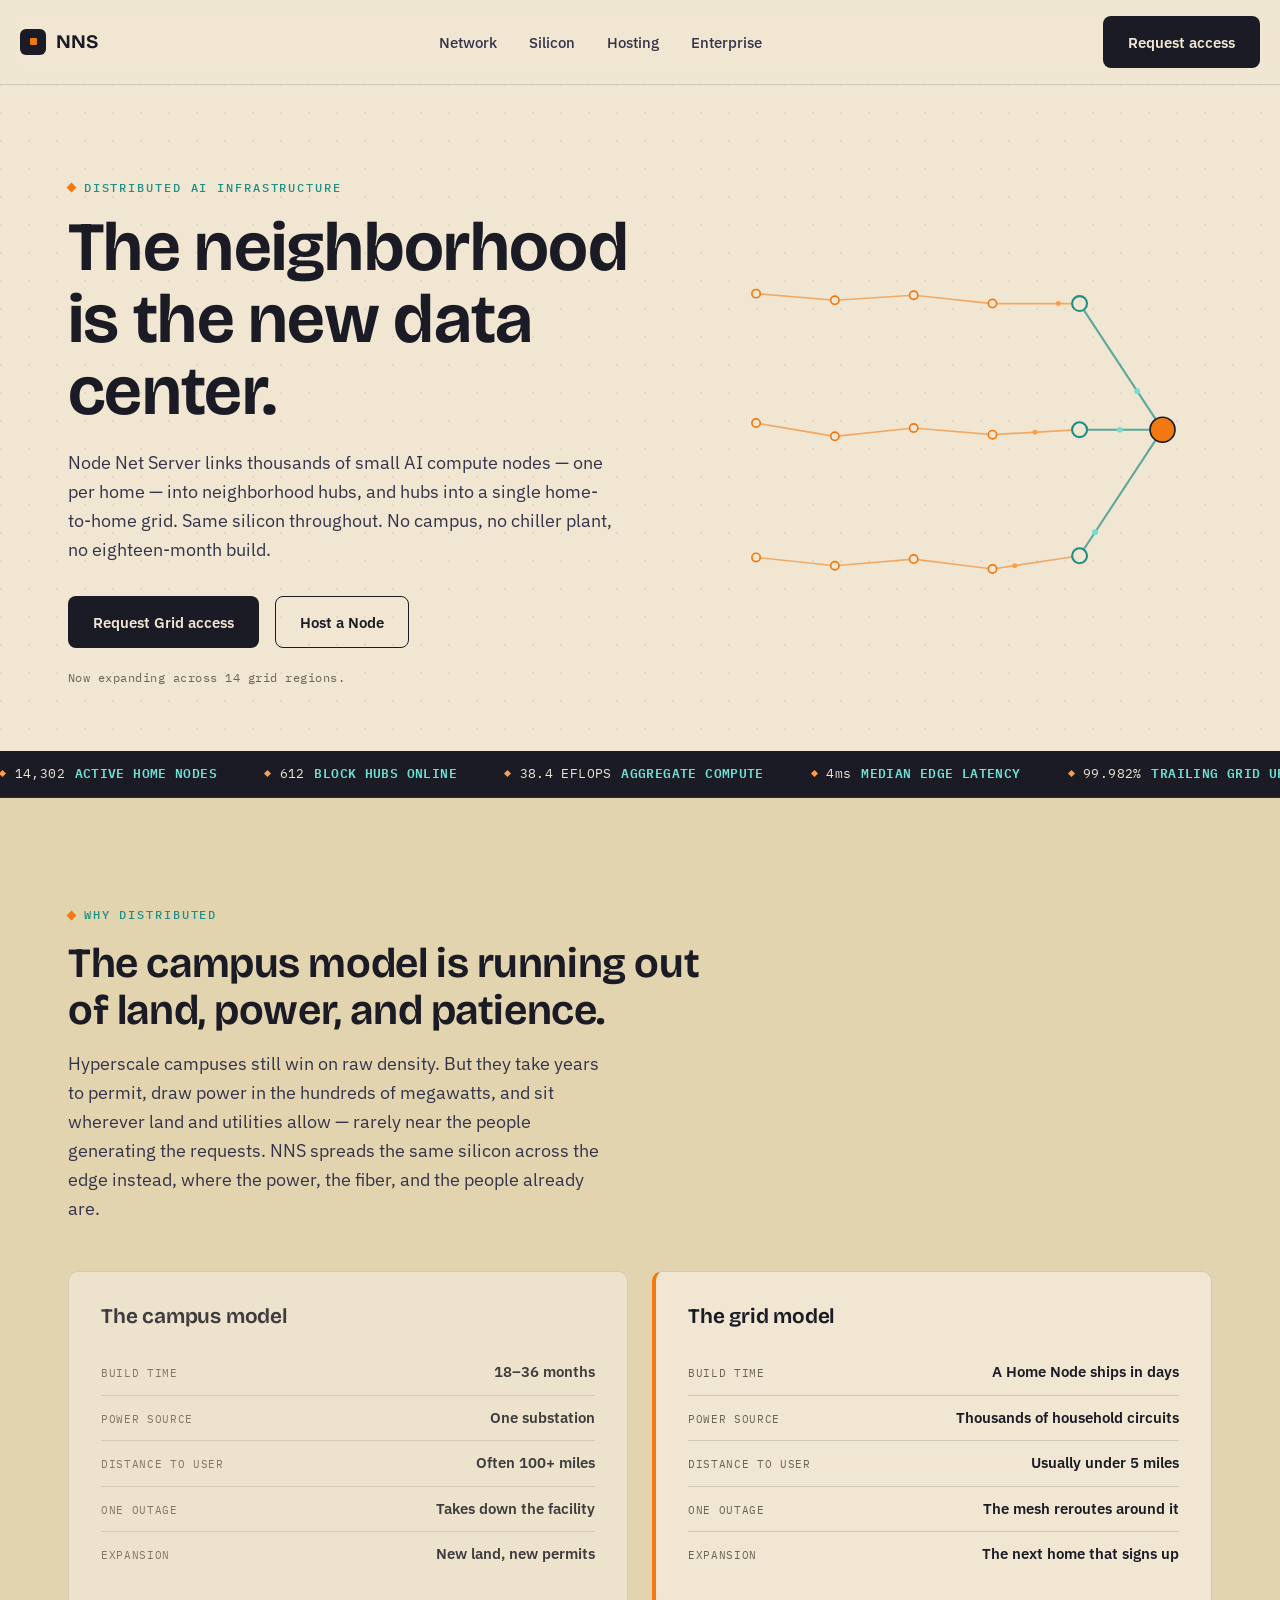
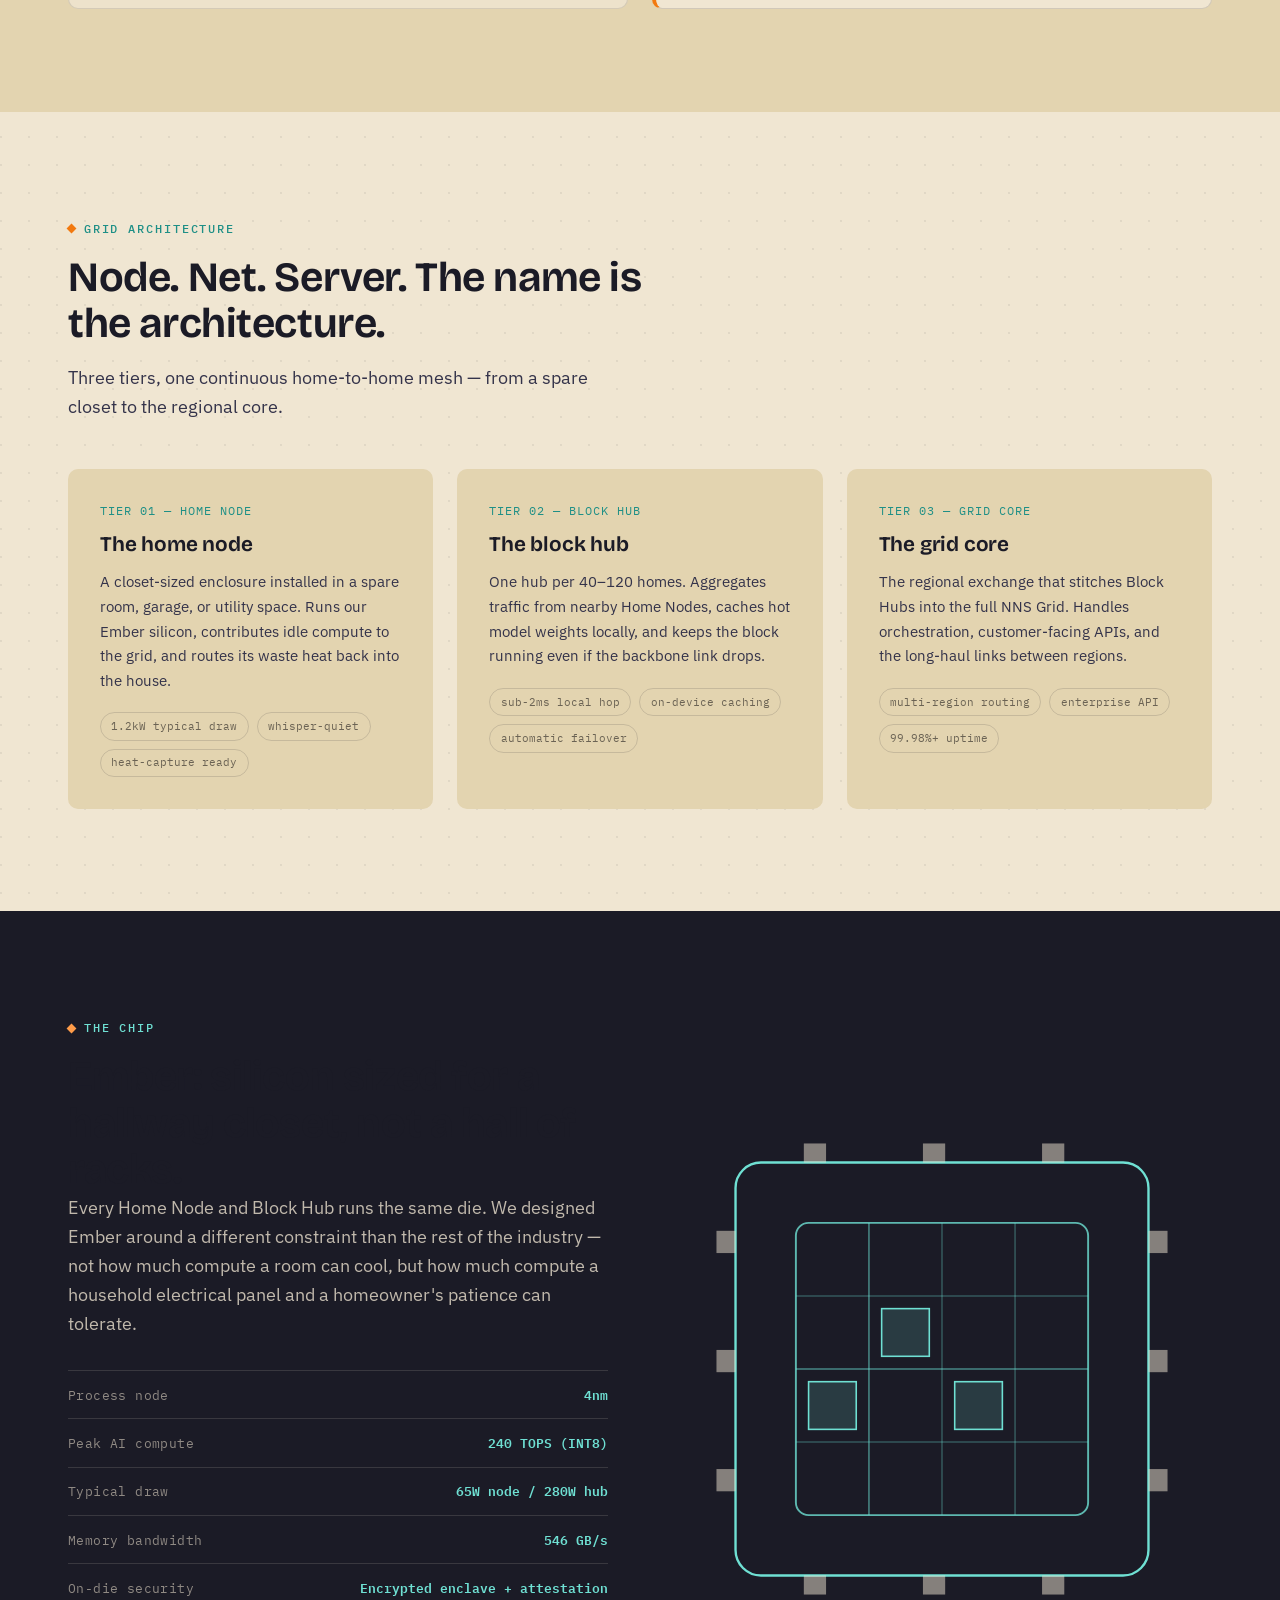
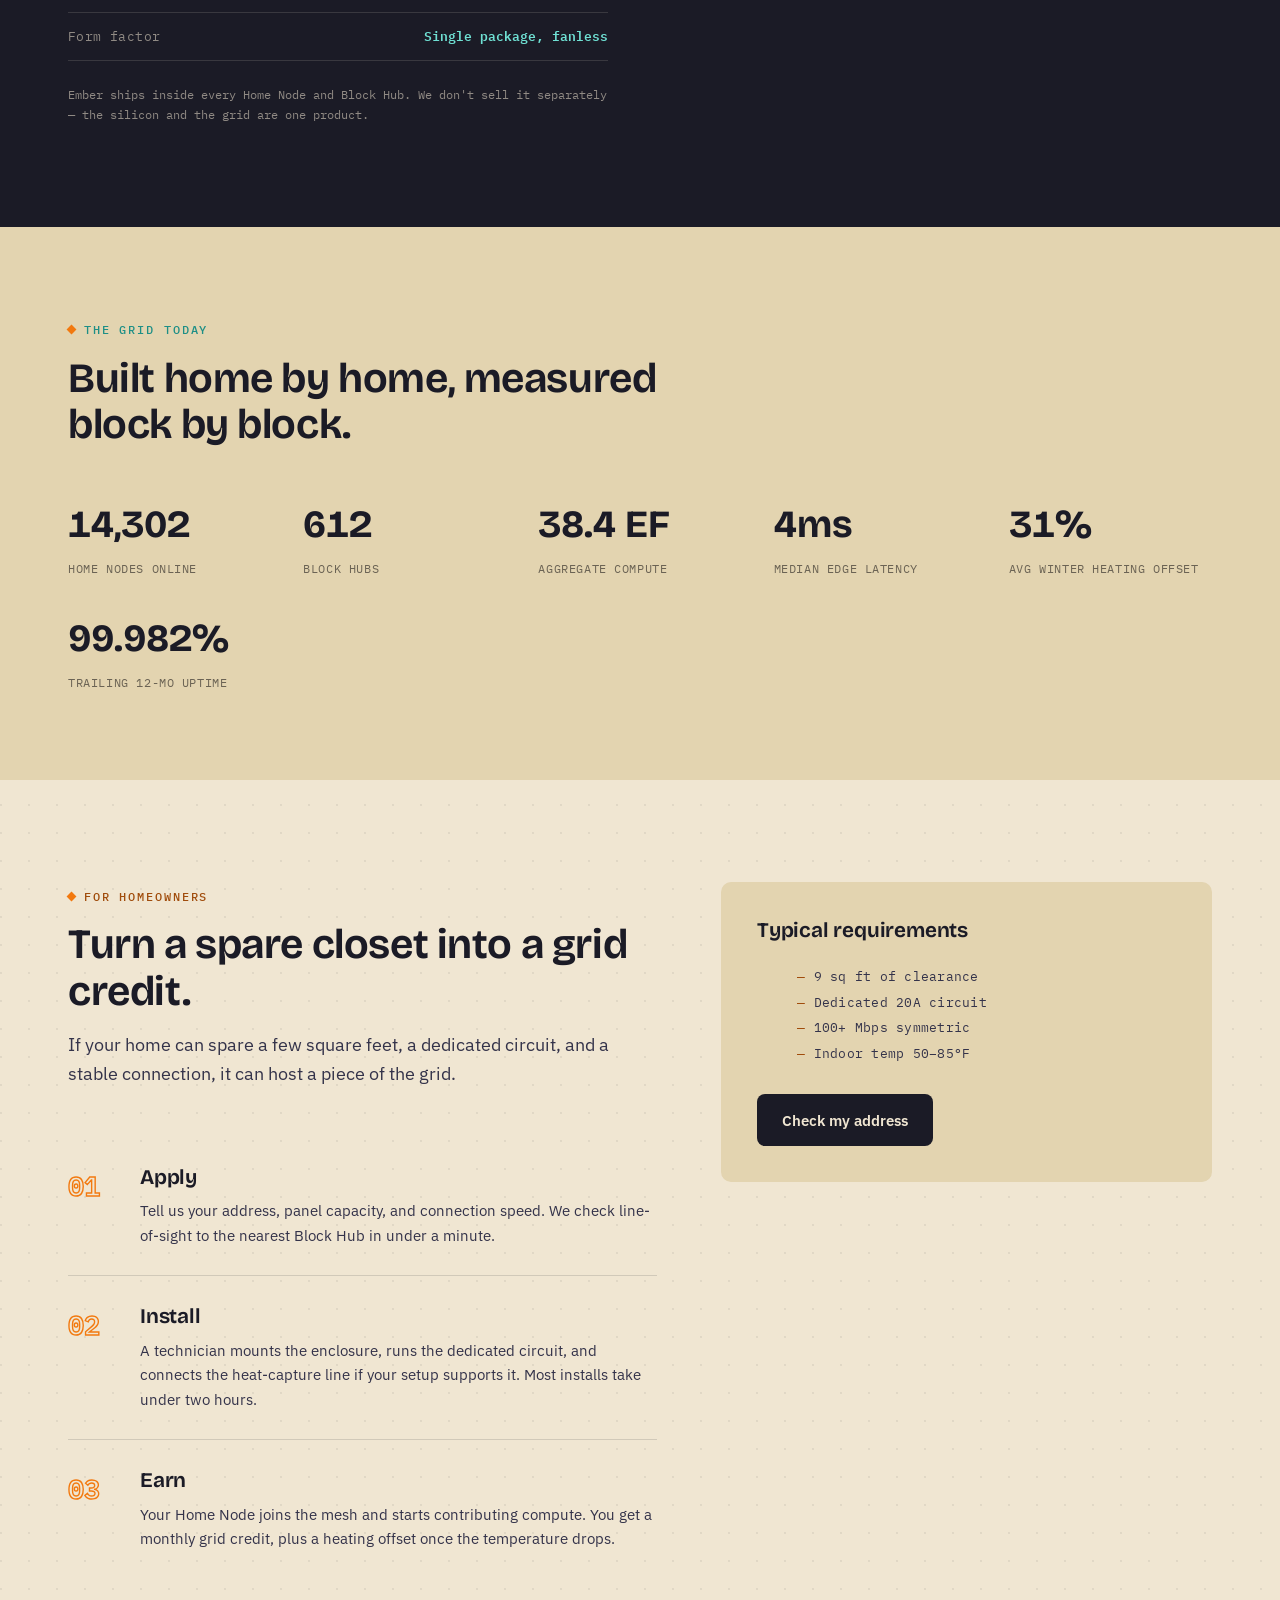
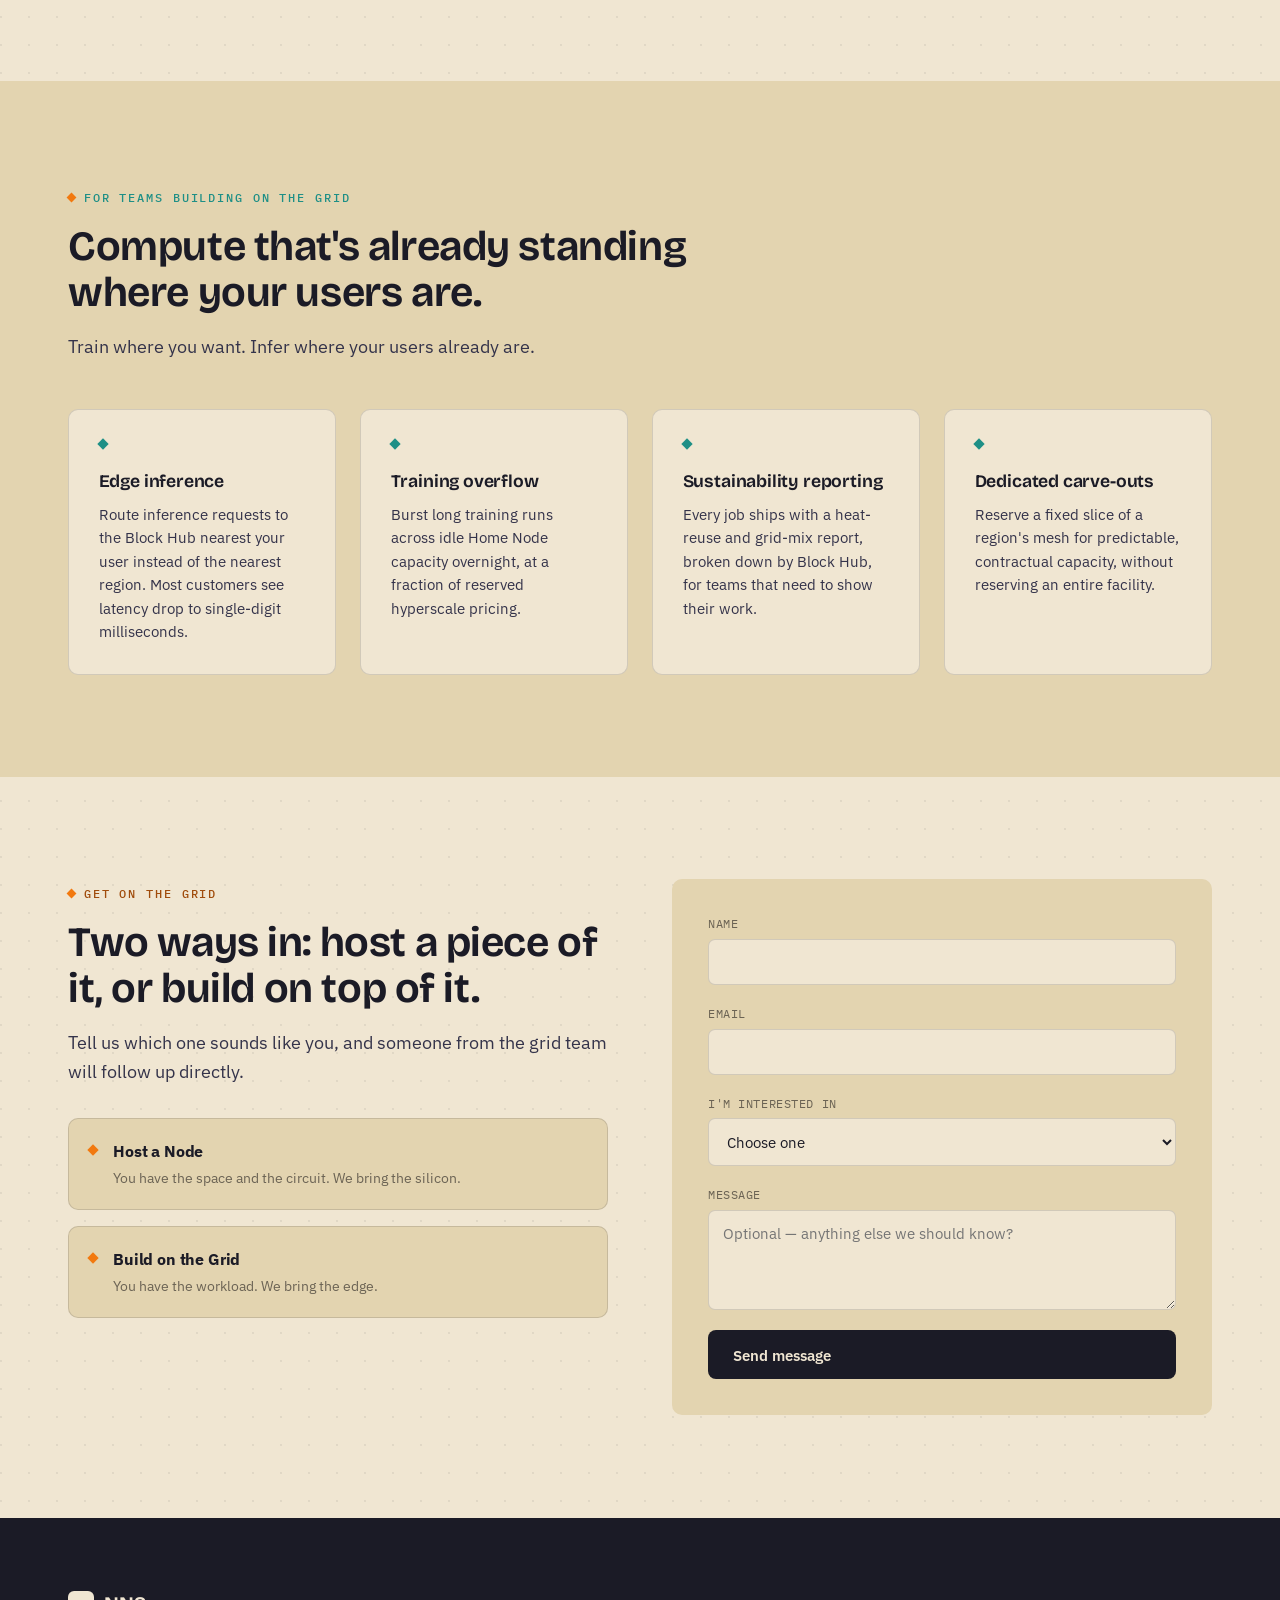
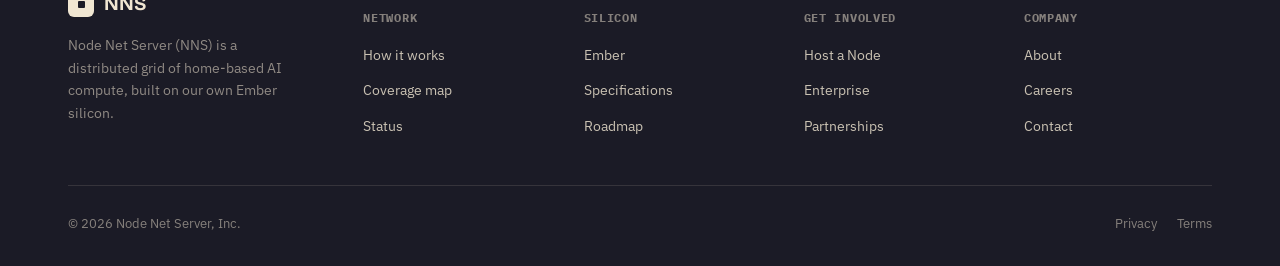
<file: node-net-server.html>
<!DOCTYPE html>
<html lang="en">
<head>
<meta charset="UTF-8">
<meta name="viewport" content="width=device-width, initial-scale=1.0">
<title>Node Net Server (NNS) — Distributed AI Infrastructure, Home to Home</title>
<meta name="description" content="NNS networks home-based AI compute nodes into neighborhood Block Hubs and a single distributed Grid — powered by our own Ember silicon.">
<meta name="theme-color" content="#F0E6D2">
<link rel="icon" href="data:image/svg+xml,%3Csvg xmlns='http://www.w3.org/2000/svg' viewBox='0 0 32 32'%3E%3Crect width='32' height='32' rx='7' fill='%231B1B26'/%3E%3Ccircle cx='16' cy='16' r='6' fill='%23F2790F'/%3E%3C/svg%3E">
<link rel="preconnect" href="https://fonts.googleapis.com">
<link rel="preconnect" href="https://fonts.gstatic.com" crossorigin>
<link href="https://fonts.googleapis.com/css2?family=Bricolage+Grotesque:wght@400;500;600;700;800&family=IBM+Plex+Sans:wght@400;500;600;700&family=IBM+Plex+Mono:wght@400;500;600&display=swap" rel="stylesheet">
<style>
  :root{
    --paper:#F0E6D2;
    --paper-deep:#E3D4B0;
    --ink:#1B1B26;
    --ink-2:#34334a;
    --ember:#F2790F;
    --ember-bright:#FF9C49;
    --ember-deep:#A04C0C;
    --signal:#1E8F86;
    --signal-glow:#6FE0D3;
    --muted:#6B6354;
    --line:rgba(27,27,38,0.14);
    --maxw:1240px;
    --radius:10px;
    --font-display:'Bricolage Grotesque', sans-serif;
    --font-body:'IBM Plex Sans', sans-serif;
    --font-mono:'IBM Plex Mono', monospace;
  }

  *{box-sizing:border-box;}
  html{scroll-behavior:smooth;}
  body{
    margin:0;
    background-color:var(--paper);
    background-image:radial-gradient(circle at 1px 1px, rgba(27,27,38,0.07) 1px, transparent 0);
    background-size:28px 28px;
    color:var(--ink);
    font-family:var(--font-body);
    font-size:16px;
    line-height:1.5;
    -webkit-font-smoothing:antialiased;
  }
  img,svg{display:block;max-width:100%;}
  a{color:inherit;}
  ul{list-style:none;}

  .container{max-width:var(--maxw);margin:0 auto;padding:0 clamp(1.25rem,4vw,3rem);}

  .skip-link{position:absolute;left:-999px;top:0;background:var(--ink);color:var(--paper);padding:.6rem 1rem;z-index:200;text-decoration:none;border-radius:0 0 6px 0;}
  .skip-link:focus{left:0;top:0;}
  :focus-visible{outline:2px solid var(--signal);outline-offset:3px;}

  section[id]{scroll-margin-top:90px;}

  .eyebrow{
    font-family:var(--font-mono);
    font-size:.74rem;
    letter-spacing:.16em;
    text-transform:uppercase;
    color:var(--signal);
    display:inline-flex;
    align-items:center;
    gap:.55rem;
    margin:0 0 1rem;
    font-weight:500;
  }
  .eyebrow::before{content:'';width:7px;height:7px;background:var(--ember);display:inline-block;transform:rotate(45deg);flex-shrink:0;}
  .eyebrow.alt{color:var(--ember-deep);}
  .eyebrow.on-dark{color:var(--signal-glow);}
  .eyebrow.on-dark::before{background:var(--ember-bright);}

  h1,h2,h3,h4{font-family:var(--font-display);font-weight:650;margin:0;letter-spacing:-0.01em;color:var(--ink);}
  h1{font-size:clamp(2.5rem,5.4vw,4.4rem);line-height:1.04;}
  h2{font-size:clamp(1.9rem,3.6vw,2.6rem);line-height:1.12;}
  h3{font-size:1.3rem;line-height:1.25;}
  p{margin:0;}
  .lead{font-size:1.1rem;line-height:1.65;color:var(--ink-2);max-width:50ch;}
  .muted{color:var(--muted);}

  .section-head{max-width:64ch;margin-bottom:3rem;}
  .section-head h2{margin-bottom:1rem;}

  .btn{display:inline-flex;align-items:center;gap:.5rem;padding:.85rem 1.5rem;border-radius:8px;font-family:var(--font-body);font-weight:600;font-size:.95rem;text-decoration:none;cursor:pointer;border:1.5px solid transparent;transition:background .2s ease,color .2s ease,border-color .2s ease,transform .15s ease;}
  .btn:active{transform:translateY(1px);}
  .btn-primary{background:var(--ink);color:var(--paper);}
  .btn-primary:hover{background:var(--ember);color:var(--ink);}
  .btn-outline{background:transparent;color:var(--ink);border-color:var(--ink);}
  .btn-outline:hover{background:var(--ink);color:var(--paper);}
  .btn-on-dark{background:var(--ember);color:var(--ink);}
  .btn-on-dark:hover{background:var(--ember-bright);}
  .btn-outline-dark{background:transparent;color:var(--paper);border-color:rgba(240,230,210,.4);}
  .btn-outline-dark:hover{background:rgba(240,230,210,.12);border-color:var(--paper);}
  button{font-family:inherit;}

  /* ---------- NAV ---------- */
  .nav{position:sticky;top:0;z-index:100;background:rgba(240,230,210,.88);backdrop-filter:blur(10px);border-bottom:1px solid var(--line);transition:box-shadow .2s ease;}
  .nav.scrolled{box-shadow:0 6px 20px rgba(27,27,38,.07);}
  .nav-inner{display:flex;align-items:center;justify-content:space-between;padding:1rem 0;position:relative;}
  .logo{display:flex;align-items:center;gap:.6rem;font-family:var(--font-display);font-weight:700;font-size:1.2rem;text-decoration:none;color:var(--ink);}
  .logo-mark{width:26px;height:26px;border-radius:6px;background:var(--ink);display:flex;align-items:center;justify-content:center;flex-shrink:0;}
  .logo-mark span{width:7px;height:7px;background:var(--ember);border-radius:1px;}
  .nav-links{display:flex;gap:2rem;margin:0;padding:0;}
  .nav-links a{text-decoration:none;font-size:.95rem;font-weight:500;color:var(--ink-2);padding:.3rem 0;border-bottom:2px solid transparent;}
  .nav-links a:hover{border-bottom-color:var(--ember);}
  .nav-actions{display:flex;align-items:center;gap:1rem;}
  .nav-toggle{display:none;flex-direction:column;justify-content:center;gap:5px;background:none;border:none;padding:.4rem;cursor:pointer;}
  .nav-toggle span{display:block;width:22px;height:2px;background:var(--ink);transition:transform .2s ease,opacity .2s ease;}
  .nav-toggle.active span:nth-child(1){transform:translateY(7px) rotate(45deg);}
  .nav-toggle.active span:nth-child(2){opacity:0;}
  .nav-toggle.active span:nth-child(3){transform:translateY(-7px) rotate(-45deg);}

  @media (max-width:860px){
    .nav-links{position:absolute;top:100%;left:0;right:0;background:var(--paper);flex-direction:column;gap:0;padding:0;max-height:0;overflow:hidden;border-bottom:1px solid var(--line);transition:max-height .25s ease;}
    .nav-links.open{max-height:320px;padding:.5rem 0;}
    .nav-links li{width:100%;}
    .nav-links a{display:block;padding:.85rem 1.25rem;border-bottom:none;}
    .nav-toggle{display:flex;}
  }

  /* ---------- HERO ---------- */
  .hero{padding:clamp(3rem,7vw,5.5rem) 0 clamp(2.5rem,5vw,4rem);overflow:hidden;}
  .hero-inner{display:grid;grid-template-columns:1.1fr 1fr;gap:clamp(2rem,5vw,4rem);align-items:center;}
  .hero-copy h1{margin-bottom:1.25rem;}
  .hero-copy .lead{margin-bottom:2rem;}
  .hero-ctas{display:flex;gap:1rem;flex-wrap:wrap;margin-bottom:1.25rem;}
  .hero-note{font-family:var(--font-mono);font-size:.78rem;color:var(--muted);letter-spacing:.04em;}
  .hero-visual svg{width:100%;height:auto;}

  @media (max-width:980px){
    .hero-inner{grid-template-columns:1fr;}
    .hero-visual{order:2;max-width:480px;margin:1.5rem auto 0;}
    .hero-copy{order:1;}
  }

  .link-local{stroke:var(--ember);stroke-width:2;opacity:.55;}
  .link-backbone{stroke:var(--signal);stroke-width:2.5;opacity:.7;}
  .node-home{fill:var(--paper);stroke:var(--ember);stroke-width:2;}
  .node-hub{fill:var(--paper);stroke:var(--signal);stroke-width:2.5;}
  .node-core{fill:var(--ember);stroke:var(--ink);stroke-width:2;}
  .pulse{transform-box:fill-box;transform-origin:center;animation:nodePulse 3.4s ease-in-out infinite;}
  @keyframes nodePulse{0%,100%{transform:scale(1);opacity:.7;}50%{transform:scale(1.35);opacity:1;}}
  .packet-home{fill:var(--ember-bright);}
  .packet-signal{fill:var(--signal-glow);}

  /* ---------- TICKER ---------- */
  .ticker{background:var(--ink);overflow:hidden;border-bottom:1px solid rgba(240,230,210,.08);}
  .ticker-track{display:flex;width:max-content;gap:3rem;padding:.85rem 0;animation:tickerScroll 30s linear infinite;}
  .ticker:hover .ticker-track{animation-play-state:paused;}
  .ticker-item{font-family:var(--font-mono);font-size:.8rem;color:var(--paper);letter-spacing:.03em;white-space:nowrap;display:flex;align-items:center;gap:.6rem;}
  .ticker-item::before{content:'';width:5px;height:5px;background:var(--ember-bright);display:inline-block;transform:rotate(45deg);flex-shrink:0;}
  .ticker-item b{color:var(--signal-glow);font-weight:600;}
  @keyframes tickerScroll{from{transform:translateX(0);}to{transform:translateX(-50%);}}

  /* ---------- SHIFT ---------- */
  .shift{padding:clamp(4rem,8vw,6.5rem) 0;background:var(--paper-deep);}
  .compare{display:grid;grid-template-columns:1fr 1fr;gap:1.5rem;}
  .compare-card{background:var(--paper);border-radius:var(--radius);padding:2rem;border:1px solid var(--line);}
  .compare-card.old{opacity:.82;}
  .compare-card.new{border-left:4px solid var(--ember);}
  .compare-card h3{margin-bottom:1.25rem;}
  .compare-row{display:flex;justify-content:space-between;align-items:baseline;gap:1rem;padding:.7rem 0;border-bottom:1px solid var(--line);font-size:.92rem;}
  .compare-row:last-child{border-bottom:none;}
  .compare-row span:first-child{font-family:var(--font-mono);font-size:.7rem;text-transform:uppercase;letter-spacing:.06em;color:var(--muted);flex-shrink:0;}
  .compare-row span:last-child{font-weight:600;text-align:right;}
  @media (max-width:760px){.compare{grid-template-columns:1fr;}}

  /* ---------- MESH / NETWORK ---------- */
  .mesh{padding:clamp(4rem,8vw,6.5rem) 0;}
  .tiers{display:grid;grid-template-columns:repeat(3,1fr);gap:1.5rem;}
  .tier-card{background:var(--paper-deep);border-radius:var(--radius);padding:2rem;}
  .tier-label{font-family:var(--font-mono);font-size:.78rem;color:var(--signal);letter-spacing:.08em;margin-bottom:.75rem;display:block;}
  .tier-card h3{margin-bottom:.75rem;}
  .tier-card p{color:var(--ink-2);font-size:.96rem;line-height:1.6;margin-bottom:1.25rem;}
  .spec-row{display:flex;flex-wrap:wrap;gap:.5rem;}
  .spec-chip{font-family:var(--font-mono);font-size:.7rem;padding:.3rem .65rem;border:1px solid var(--line);border-radius:999px;color:var(--muted);}
  @media (max-width:860px){.tiers{grid-template-columns:1fr;}}

  /* ---------- SILICON ---------- */
  .silicon{background:var(--ink);color:var(--paper);padding:clamp(4rem,8vw,6.5rem) 0;}
  .silicon-inner{display:grid;grid-template-columns:1fr 1fr;gap:clamp(2rem,5vw,4rem);align-items:center;}
  .silicon-copy .lead{color:rgba(240,230,210,.78);}
  .silicon-note{font-family:var(--font-mono);font-size:.78rem;color:rgba(240,230,210,.55);margin-top:1.5rem;line-height:1.6;}
  .spec-sheet{margin-top:2rem;border-top:1px solid rgba(240,230,210,.14);}
  .spec-line{display:flex;justify-content:space-between;gap:1rem;padding:.85rem 0;border-bottom:1px solid rgba(240,230,210,.14);font-family:var(--font-mono);font-size:.84rem;}
  .spec-line span:first-child{color:rgba(240,230,210,.55);letter-spacing:.03em;}
  .spec-line span:last-child{color:var(--signal-glow);font-weight:600;text-align:right;}
  .chip-die{fill:none;stroke:var(--signal-glow);}
  .chip-grid-line{stroke:rgba(111,224,211,.3);stroke-width:1;}
  .chip-block{fill:rgba(111,224,211,.16);stroke:var(--signal-glow);stroke-width:1;}
  .chip-pin{fill:rgba(240,230,210,.5);}
  .chip-trace-live{animation:traceGlow 2.6s ease-in-out infinite;}
  @keyframes traceGlow{0%,100%{opacity:.3;}50%{opacity:1;}}
  @media (max-width:980px){.silicon-inner{grid-template-columns:1fr;}.chip-visual{order:-1;max-width:320px;margin:0 auto 1rem;}}

  /* ---------- STATS ---------- */
  .stats{padding:clamp(3.5rem,7vw,5.5rem) 0;background:var(--paper-deep);}
  .stats-grid{display:grid;grid-template-columns:repeat(auto-fit,minmax(170px,1fr));gap:2rem;}
  .stat-num{font-family:var(--font-display);font-weight:700;font-size:clamp(1.9rem,3vw,2.5rem);color:var(--ink);font-variant-numeric:tabular-nums;}
  .stat-label{font-family:var(--font-mono);font-size:.74rem;color:var(--muted);text-transform:uppercase;letter-spacing:.05em;margin-top:.4rem;}

  /* ---------- HOSTING ---------- */
  .hosting{padding:clamp(4rem,8vw,6.5rem) 0;}
  .hosting-inner{display:grid;grid-template-columns:1.2fr 1fr;gap:clamp(2.5rem,5vw,4rem);}
  .steps{display:flex;flex-direction:column;}
  .step{display:flex;gap:1.5rem;padding:1.75rem 0;border-bottom:1px solid var(--line);}
  .step:last-child{border-bottom:none;}
  .step-num{font-family:var(--font-mono);font-size:1.7rem;font-weight:600;color:transparent;-webkit-text-stroke:1.4px var(--ember);flex-shrink:0;width:3rem;}
  .step h3{margin-bottom:.5rem;}
  .step p{color:var(--ink-2);font-size:.95rem;line-height:1.6;}
  .hosting-side{background:var(--paper-deep);border-radius:var(--radius);padding:2.25rem;align-self:start;}
  .hosting-side h3{margin-bottom:.5rem;}
  .eligibility{font-family:var(--font-mono);font-size:.8rem;color:var(--ink-2);line-height:2;margin:1.25rem 0 1.75rem;letter-spacing:.02em;}
  .eligibility li::before{content:'— ';color:var(--ember-deep);}
  @media (max-width:900px){.hosting-inner{grid-template-columns:1fr;}}

  /* ---------- ENTERPRISE ---------- */
  .enterprise{padding:clamp(4rem,8vw,6.5rem) 0;background:var(--paper-deep);}
  .ent-grid{display:grid;grid-template-columns:repeat(auto-fit,minmax(260px,1fr));gap:1.5rem;margin-top:1rem;}
  .ent-card{background:var(--paper);border:1px solid var(--line);border-radius:var(--radius);padding:1.85rem;}
  .ent-card .mark{width:8px;height:8px;background:var(--signal);transform:rotate(45deg);display:inline-block;margin-bottom:1.1rem;}
  .ent-card h3{margin-bottom:.6rem;font-size:1.1rem;}
  .ent-card p{color:var(--ink-2);font-size:.92rem;line-height:1.6;}

  /* ---------- CTA / CONTACT ---------- */
  .cta-section{padding:clamp(4rem,8vw,6.5rem) 0;}
  .cta-inner{display:grid;grid-template-columns:1fr 1fr;gap:clamp(2.5rem,5vw,4rem);align-items:start;}
  .cta-copy h2{margin-bottom:1rem;}
  .cta-paths{margin-top:2rem;display:flex;flex-direction:column;gap:1rem;}
  .cta-path{display:flex;gap:1rem;align-items:flex-start;padding:1.25rem;border:1px solid var(--line);border-radius:var(--radius);background:var(--paper-deep);}
  .cta-path .mark{width:8px;height:8px;background:var(--ember);transform:rotate(45deg);margin-top:.45rem;flex-shrink:0;}
  .cta-path h4{margin:0 0 .3rem;font-family:var(--font-body);font-weight:700;font-size:1rem;}
  .cta-path p{font-size:.88rem;color:var(--muted);}

  .form-card{background:var(--paper-deep);border-radius:var(--radius);padding:2.25rem;}
  .field{margin-bottom:1.25rem;display:flex;flex-direction:column;gap:.4rem;}
  .field label{font-family:var(--font-mono);font-size:.72rem;letter-spacing:.05em;text-transform:uppercase;color:var(--muted);}
  .field input,.field select,.field textarea{font-family:var(--font-body);font-size:.95rem;padding:.75rem .9rem;border:1.5px solid var(--line);border-radius:7px;background:var(--paper);color:var(--ink);width:100%;}
  .field input:focus,.field select:focus,.field textarea:focus{outline:none;border-color:var(--signal);}
  .field textarea{resize:vertical;min-height:100px;font-family:var(--font-body);}
  .form-card form{display:flex;flex-direction:column;}
  .form-card.submitted form{display:none;}
  .confirm{display:none;text-align:center;padding:1.5rem 1rem;}
  .confirm.show{display:block;}
  .confirm .mark{width:10px;height:10px;background:var(--signal);transform:rotate(45deg);display:inline-block;margin-bottom:1rem;}
  @media (max-width:900px){.cta-inner{grid-template-columns:1fr;}}

  /* ---------- FOOTER ---------- */
  footer{background:var(--ink);color:rgba(240,230,210,.82);padding:clamp(3rem,6vw,4.5rem) 0 2rem;}
  .footer-top{display:grid;grid-template-columns:1.4fr 1fr 1fr 1fr 1fr;gap:2rem;padding-bottom:3rem;border-bottom:1px solid rgba(240,230,210,.12);}
  .footer-brand .logo{color:var(--paper);}
  .footer-brand .logo-mark{background:var(--paper);}
  .footer-brand .logo-mark span{background:var(--ink);}
  .footer-brand p{margin-top:1rem;font-size:.88rem;color:rgba(240,230,210,.55);max-width:30ch;line-height:1.6;}
  .footer-col h5{font-family:var(--font-mono);font-size:.72rem;text-transform:uppercase;letter-spacing:.06em;color:rgba(240,230,210,.5);margin-bottom:1rem;}
  .footer-col ul{padding:0;margin:0;display:flex;flex-direction:column;gap:.7rem;}
  .footer-col a{font-size:.88rem;text-decoration:none;color:rgba(240,230,210,.82);}
  .footer-col a:hover{color:var(--ember-bright);}
  .footer-bottom{display:flex;justify-content:space-between;align-items:center;padding-top:1.75rem;flex-wrap:wrap;gap:1rem;font-size:.82rem;color:rgba(240,230,210,.5);}
  .footer-bottom-links a{color:rgba(240,230,210,.5);text-decoration:none;margin-left:1.25rem;}
  .footer-bottom-links a:hover{color:var(--paper);}
  @media (max-width:760px){.footer-top{grid-template-columns:1fr 1fr;}}
  @media (max-width:480px){.footer-top{grid-template-columns:1fr;}}

  /* ---------- REVEAL / MOTION ---------- */
  .js .reveal{opacity:0;transform:translateY(18px);transition:opacity .6s ease,transform .6s ease;}
  .js .reveal.is-visible{opacity:1;transform:none;}

  @media (prefers-reduced-motion:reduce){
    *,*::before,*::after{animation-duration:.001ms !important;animation-iteration-count:1 !important;transition-duration:.001ms !important;}
    html{scroll-behavior:auto;}
    .ticker-track{animation:none !important;}
    .js .reveal{opacity:1 !important;transform:none !important;}
  }
</style>
</head>
<body>
<a href="#main" class="skip-link">Skip to content</a>

<header class="nav">
  <div class="container nav-inner">
    <a href="#" class="logo" aria-label="Node Net Server home">
      <span class="logo-mark"><span></span></span>
      NNS
    </a>
    <ul class="nav-links" id="navLinks">
      <li><a href="#network">Network</a></li>
      <li><a href="#silicon">Silicon</a></li>
      <li><a href="#hosting">Hosting</a></li>
      <li><a href="#enterprise">Enterprise</a></li>
    </ul>
    <div class="nav-actions">
      <a href="#contact" class="btn btn-primary">Request access</a>
      <button class="nav-toggle" id="navToggle" aria-expanded="false" aria-controls="navLinks" aria-label="Toggle menu">
        <span></span><span></span><span></span>
      </button>
    </div>
  </div>
</header>

<main id="main">

  <!-- HERO -->
  <section class="hero">
    <div class="container hero-inner">
      <div class="hero-copy">
        <p class="eyebrow">Distributed AI infrastructure</p>
        <h1>The neighborhood is the new data center.</h1>
        <p class="lead">Node Net Server links thousands of small AI compute nodes — one per home — into neighborhood hubs, and hubs into a single home-to-home grid. Same silicon throughout. No campus, no chiller plant, no eighteen-month build.</p>
        <div class="hero-ctas">
          <a href="#contact" class="btn btn-primary">Request Grid access</a>
          <a href="#hosting" class="btn btn-outline">Host a Node</a>
        </div>
        <p class="hero-note">Now expanding across 14 grid regions.</p>
      </div>
      <div class="hero-visual" aria-hidden="false">
        <svg viewBox="0 0 620 520" role="img" aria-labelledby="meshTitle" xmlns="http://www.w3.org/2000/svg">
          <title id="meshTitle">Diagram of home nodes linking into three neighborhood Block Hubs, all converging on a central Grid Core</title>

          <g class="link-local">
            <line x1="70" y1="96" x2="165" y2="104"/>
            <line x1="165" y1="104" x2="260" y2="98"/>
            <line x1="260" y1="98" x2="355" y2="108"/>
            <line x1="355" y1="108" x2="460" y2="108"/>
            <line x1="70" y1="252" x2="165" y2="268"/>
            <line x1="165" y1="268" x2="260" y2="258"/>
            <line x1="260" y1="258" x2="355" y2="266"/>
            <line x1="355" y1="266" x2="460" y2="260"/>
            <line x1="70" y1="414" x2="165" y2="424"/>
            <line x1="165" y1="424" x2="260" y2="416"/>
            <line x1="260" y1="416" x2="355" y2="428"/>
            <line x1="355" y1="428" x2="460" y2="412"/>
          </g>

          <g class="link-backbone">
            <line x1="460" y1="108" x2="560" y2="260"/>
            <line x1="460" y1="260" x2="560" y2="260"/>
            <line x1="460" y1="412" x2="560" y2="260"/>
          </g>

          <g class="node-home">
            <circle class="pulse" cx="70" cy="96" r="5" style="animation-delay:0s"/>
            <circle class="pulse" cx="165" cy="104" r="5" style="animation-delay:.3s"/>
            <circle class="pulse" cx="260" cy="98" r="5" style="animation-delay:.6s"/>
            <circle class="pulse" cx="355" cy="108" r="5" style="animation-delay:.9s"/>
            <circle class="pulse" cx="70" cy="252" r="5" style="animation-delay:.2s"/>
            <circle class="pulse" cx="165" cy="268" r="5" style="animation-delay:.5s"/>
            <circle class="pulse" cx="260" cy="258" r="5" style="animation-delay:.8s"/>
            <circle class="pulse" cx="355" cy="266" r="5" style="animation-delay:1.1s"/>
            <circle class="pulse" cx="70" cy="414" r="5" style="animation-delay:.4s"/>
            <circle class="pulse" cx="165" cy="424" r="5" style="animation-delay:.7s"/>
            <circle class="pulse" cx="260" cy="416" r="5" style="animation-delay:1.0s"/>
            <circle class="pulse" cx="355" cy="428" r="5" style="animation-delay:1.3s"/>
          </g>

          <g class="node-hub">
            <circle class="pulse" cx="460" cy="108" r="9" style="animation-delay:.15s"/>
            <circle class="pulse" cx="460" cy="260" r="9" style="animation-delay:.45s"/>
            <circle class="pulse" cx="460" cy="412" r="9" style="animation-delay:.75s"/>
          </g>

          <circle class="node-core pulse" cx="560" cy="260" r="15" style="animation-delay:0s"/>

          <circle r="3" class="packet-home">
            <animate class="packet-anim" attributeName="cx" values="355;460" dur="2.6s" begin="0s" repeatCount="indefinite"/>
            <animate class="packet-anim" attributeName="cy" values="108;108" dur="2.6s" begin="0s" repeatCount="indefinite"/>
          </circle>
          <circle r="3" class="packet-home">
            <animate class="packet-anim" attributeName="cx" values="355;460" dur="2.8s" begin=".6s" repeatCount="indefinite"/>
            <animate class="packet-anim" attributeName="cy" values="266;260" dur="2.8s" begin=".6s" repeatCount="indefinite"/>
          </circle>
          <circle r="3" class="packet-home">
            <animate class="packet-anim" attributeName="cx" values="355;460" dur="3.0s" begin="1.2s" repeatCount="indefinite"/>
            <animate class="packet-anim" attributeName="cy" values="428;412" dur="3.0s" begin="1.2s" repeatCount="indefinite"/>
          </circle>
          <circle r="3.5" class="packet-signal">
            <animate class="packet-anim" attributeName="cx" values="460;560" dur="2.4s" begin=".3s" repeatCount="indefinite"/>
            <animate class="packet-anim" attributeName="cy" values="108;260" dur="2.4s" begin=".3s" repeatCount="indefinite"/>
          </circle>
          <circle r="3.5" class="packet-signal">
            <animate class="packet-anim" attributeName="cx" values="460;560" dur="2.2s" begin=".9s" repeatCount="indefinite"/>
            <animate class="packet-anim" attributeName="cy" values="260;260" dur="2.2s" begin=".9s" repeatCount="indefinite"/>
          </circle>
          <circle r="3.5" class="packet-signal">
            <animate class="packet-anim" attributeName="cx" values="460;560" dur="2.5s" begin="1.5s" repeatCount="indefinite"/>
            <animate class="packet-anim" attributeName="cy" values="412;260" dur="2.5s" begin="1.5s" repeatCount="indefinite"/>
          </circle>
        </svg>
      </div>
    </div>
  </section>

  <!-- TICKER -->
  <div class="ticker" role="img" aria-label="Live grid statistics: 14,302 active home nodes, 612 block hubs online, 38.4 exaflops aggregate compute, 4 millisecond median edge latency, 99.982 percent trailing grid uptime, 31 percent average winter heating offset, 14 grid regions, zero new campuses built">
    <div class="ticker-track" aria-hidden="true">
      <span class="ticker-item">14,302 <b>ACTIVE HOME NODES</b></span>
      <span class="ticker-item">612 <b>BLOCK HUBS ONLINE</b></span>
      <span class="ticker-item">38.4 EFLOPS <b>AGGREGATE COMPUTE</b></span>
      <span class="ticker-item">4ms <b>MEDIAN EDGE LATENCY</b></span>
      <span class="ticker-item">99.982% <b>TRAILING GRID UPTIME</b></span>
      <span class="ticker-item">31% <b>AVG WINTER HEATING OFFSET</b></span>
      <span class="ticker-item">14 <b>GRID REGIONS</b></span>
      <span class="ticker-item">ZERO <b>NEW CAMPUSES BUILT</b></span>
      <span class="ticker-item">14,302 <b>ACTIVE HOME NODES</b></span>
      <span class="ticker-item">612 <b>BLOCK HUBS ONLINE</b></span>
      <span class="ticker-item">38.4 EFLOPS <b>AGGREGATE COMPUTE</b></span>
      <span class="ticker-item">4ms <b>MEDIAN EDGE LATENCY</b></span>
      <span class="ticker-item">99.982% <b>TRAILING GRID UPTIME</b></span>
      <span class="ticker-item">31% <b>AVG WINTER HEATING OFFSET</b></span>
      <span class="ticker-item">14 <b>GRID REGIONS</b></span>
      <span class="ticker-item">ZERO <b>NEW CAMPUSES BUILT</b></span>
    </div>
  </div>

  <!-- THE SHIFT -->
  <section class="shift" id="why">
    <div class="container">
      <div class="section-head reveal">
        <p class="eyebrow">Why distributed</p>
        <h2>The campus model is running out of land, power, and patience.</h2>
        <p class="lead">Hyperscale campuses still win on raw density. But they take years to permit, draw power in the hundreds of megawatts, and sit wherever land and utilities allow — rarely near the people generating the requests. NNS spreads the same silicon across the edge instead, where the power, the fiber, and the people already are.</p>
      </div>
      <div class="compare reveal">
        <div class="compare-card old">
          <h3>The campus model</h3>
          <div class="compare-row"><span>Build time</span><span>18–36 months</span></div>
          <div class="compare-row"><span>Power source</span><span>One substation</span></div>
          <div class="compare-row"><span>Distance to user</span><span>Often 100+ miles</span></div>
          <div class="compare-row"><span>One outage</span><span>Takes down the facility</span></div>
          <div class="compare-row"><span>Expansion</span><span>New land, new permits</span></div>
        </div>
        <div class="compare-card new">
          <h3>The grid model</h3>
          <div class="compare-row"><span>Build time</span><span>A Home Node ships in days</span></div>
          <div class="compare-row"><span>Power source</span><span>Thousands of household circuits</span></div>
          <div class="compare-row"><span>Distance to user</span><span>Usually under 5 miles</span></div>
          <div class="compare-row"><span>One outage</span><span>The mesh reroutes around it</span></div>
          <div class="compare-row"><span>Expansion</span><span>The next home that signs up</span></div>
        </div>
      </div>
    </div>
  </section>

  <!-- HOW THE MESH WORKS -->
  <section class="mesh" id="network">
    <div class="container">
      <div class="section-head reveal">
        <p class="eyebrow">Grid architecture</p>
        <h2>Node. Net. Server. The name is the architecture.</h2>
        <p class="lead">Three tiers, one continuous home-to-home mesh — from a spare closet to the regional core.</p>
      </div>
      <div class="tiers reveal">
        <div class="tier-card">
          <span class="tier-label">TIER 01 — HOME NODE</span>
          <h3>The home node</h3>
          <p>A closet-sized enclosure installed in a spare room, garage, or utility space. Runs our Ember silicon, contributes idle compute to the grid, and routes its waste heat back into the house.</p>
          <div class="spec-row">
            <span class="spec-chip">1.2kW typical draw</span>
            <span class="spec-chip">whisper-quiet</span>
            <span class="spec-chip">heat-capture ready</span>
          </div>
        </div>
        <div class="tier-card">
          <span class="tier-label">TIER 02 — BLOCK HUB</span>
          <h3>The block hub</h3>
          <p>One hub per 40–120 homes. Aggregates traffic from nearby Home Nodes, caches hot model weights locally, and keeps the block running even if the backbone link drops.</p>
          <div class="spec-row">
            <span class="spec-chip">sub-2ms local hop</span>
            <span class="spec-chip">on-device caching</span>
            <span class="spec-chip">automatic failover</span>
          </div>
        </div>
        <div class="tier-card">
          <span class="tier-label">TIER 03 — GRID CORE</span>
          <h3>The grid core</h3>
          <p>The regional exchange that stitches Block Hubs into the full NNS Grid. Handles orchestration, customer-facing APIs, and the long-haul links between regions.</p>
          <div class="spec-row">
            <span class="spec-chip">multi-region routing</span>
            <span class="spec-chip">enterprise API</span>
            <span class="spec-chip">99.98%+ uptime</span>
          </div>
        </div>
      </div>
    </div>
  </section>

  <!-- SILICON -->
  <section class="silicon" id="silicon">
    <div class="container silicon-inner">
      <div class="silicon-copy reveal">
        <p class="eyebrow on-dark">The chip</p>
        <h2>Ember: silicon sized for a hallway closet, not a hall of racks.</h2>
        <p class="lead">Every Home Node and Block Hub runs the same die. We designed Ember around a different constraint than the rest of the industry — not how much compute a room can cool, but how much compute a household electrical panel and a homeowner's patience can tolerate.</p>
        <div class="spec-sheet">
          <div class="spec-line"><span>Process node</span><span>4nm</span></div>
          <div class="spec-line"><span>Peak AI compute</span><span>240 TOPS (INT8)</span></div>
          <div class="spec-line"><span>Typical draw</span><span>65W node / 280W hub</span></div>
          <div class="spec-line"><span>Memory bandwidth</span><span>546 GB/s</span></div>
          <div class="spec-line"><span>On-die security</span><span>Encrypted enclave + attestation</span></div>
          <div class="spec-line"><span>Form factor</span><span>Single package, fanless</span></div>
        </div>
        <p class="silicon-note">Ember ships inside every Home Node and Block Hub. We don't sell it separately — the silicon and the grid are one product.</p>
      </div>
      <div class="chip-visual reveal">
        <svg viewBox="0 0 340 340" role="img" aria-labelledby="chipTitle" xmlns="http://www.w3.org/2000/svg">
          <title id="chipTitle">Abstract illustration of the Ember chip package and die</title>
          <rect x="40" y="40" width="260" height="260" rx="16" class="chip-die" stroke-width="1.5"/>
          <rect x="78" y="78" width="184" height="184" rx="8" class="chip-die" stroke-width="1.2" opacity=".8"/>
          <g class="chip-grid-line">
            <line x1="124" y1="78" x2="124" y2="262"/>
            <line x1="170" y1="78" x2="170" y2="262"/>
            <line x1="216" y1="78" x2="216" y2="262"/>
            <line x1="78" y1="124" x2="262" y2="124"/>
            <line x1="78" y1="170" x2="262" y2="170"/>
            <line x1="78" y1="216" x2="262" y2="216"/>
          </g>
          <g class="chip-grid-line chip-trace-live">
            <line x1="124" y1="78" x2="124" y2="262"/>
            <line x1="78" y1="170" x2="262" y2="170"/>
          </g>
          <rect x="132" y="132" width="30" height="30" class="chip-block"/>
          <rect x="178" y="178" width="30" height="30" class="chip-block"/>
          <rect x="86" y="178" width="30" height="30" class="chip-block"/>
          <g class="chip-pin">
            <rect x="83" y="28" width="14" height="12"/>
            <rect x="158" y="28" width="14" height="12"/>
            <rect x="233" y="28" width="14" height="12"/>
            <rect x="83" y="300" width="14" height="12"/>
            <rect x="158" y="300" width="14" height="12"/>
            <rect x="233" y="300" width="14" height="12"/>
            <rect x="28" y="83" width="12" height="14"/>
            <rect x="28" y="158" width="12" height="14"/>
            <rect x="28" y="233" width="12" height="14"/>
            <rect x="300" y="83" width="12" height="14"/>
            <rect x="300" y="158" width="12" height="14"/>
            <rect x="300" y="233" width="12" height="14"/>
          </g>
        </svg>
      </div>
    </div>
  </section>

  <!-- STATS -->
  <section class="stats" id="stats">
    <div class="container">
      <div class="section-head reveal">
        <p class="eyebrow">The grid today</p>
        <h2>Built home by home, measured block by block.</h2>
      </div>
      <div class="stats-grid reveal">
        <div class="stat"><div class="stat-num">14,302</div><div class="stat-label">Home Nodes online</div></div>
        <div class="stat"><div class="stat-num">612</div><div class="stat-label">Block Hubs</div></div>
        <div class="stat"><div class="stat-num">38.4 EF</div><div class="stat-label">Aggregate compute</div></div>
        <div class="stat"><div class="stat-num">4ms</div><div class="stat-label">Median edge latency</div></div>
        <div class="stat"><div class="stat-num">31%</div><div class="stat-label">Avg winter heating offset</div></div>
        <div class="stat"><div class="stat-num">99.982%</div><div class="stat-label">Trailing 12-mo uptime</div></div>
      </div>
    </div>
  </section>

  <!-- HOSTING -->
  <section class="hosting" id="hosting">
    <div class="container hosting-inner">
      <div>
        <div class="section-head reveal">
          <p class="eyebrow alt">For homeowners</p>
          <h2>Turn a spare closet into a grid credit.</h2>
          <p class="lead">If your home can spare a few square feet, a dedicated circuit, and a stable connection, it can host a piece of the grid.</p>
        </div>
        <div class="steps reveal">
          <div class="step">
            <span class="step-num">01</span>
            <div>
              <h3>Apply</h3>
              <p>Tell us your address, panel capacity, and connection speed. We check line-of-sight to the nearest Block Hub in under a minute.</p>
            </div>
          </div>
          <div class="step">
            <span class="step-num">02</span>
            <div>
              <h3>Install</h3>
              <p>A technician mounts the enclosure, runs the dedicated circuit, and connects the heat-capture line if your setup supports it. Most installs take under two hours.</p>
            </div>
          </div>
          <div class="step">
            <span class="step-num">03</span>
            <div>
              <h3>Earn</h3>
              <p>Your Home Node joins the mesh and starts contributing compute. You get a monthly grid credit, plus a heating offset once the temperature drops.</p>
            </div>
          </div>
        </div>
      </div>
      <aside class="hosting-side reveal">
        <h3>Typical requirements</h3>
        <ul class="eligibility">
          <li>9 sq ft of clearance</li>
          <li>Dedicated 20A circuit</li>
          <li>100+ Mbps symmetric</li>
          <li>Indoor temp 50–85°F</li>
        </ul>
        <a href="#contact" class="btn btn-primary">Check my address</a>
      </aside>
    </div>
  </section>

  <!-- ENTERPRISE -->
  <section class="enterprise" id="enterprise">
    <div class="container">
      <div class="section-head reveal">
        <p class="eyebrow">For teams building on the grid</p>
        <h2>Compute that's already standing where your users are.</h2>
        <p class="lead">Train where you want. Infer where your users already are.</p>
      </div>
      <div class="ent-grid reveal">
        <div class="ent-card">
          <span class="mark"></span>
          <h3>Edge inference</h3>
          <p>Route inference requests to the Block Hub nearest your user instead of the nearest region. Most customers see latency drop to single-digit milliseconds.</p>
        </div>
        <div class="ent-card">
          <span class="mark"></span>
          <h3>Training overflow</h3>
          <p>Burst long training runs across idle Home Node capacity overnight, at a fraction of reserved hyperscale pricing.</p>
        </div>
        <div class="ent-card">
          <span class="mark"></span>
          <h3>Sustainability reporting</h3>
          <p>Every job ships with a heat-reuse and grid-mix report, broken down by Block Hub, for teams that need to show their work.</p>
        </div>
        <div class="ent-card">
          <span class="mark"></span>
          <h3>Dedicated carve-outs</h3>
          <p>Reserve a fixed slice of a region's mesh for predictable, contractual capacity, without reserving an entire facility.</p>
        </div>
      </div>
    </div>
  </section>

  <!-- CTA / CONTACT -->
  <section class="cta-section" id="contact">
    <div class="container cta-inner">
      <div class="cta-copy reveal">
        <p class="eyebrow alt">Get on the grid</p>
        <h2>Two ways in: host a piece of it, or build on top of it.</h2>
        <p class="lead">Tell us which one sounds like you, and someone from the grid team will follow up directly.</p>
        <div class="cta-paths">
          <div class="cta-path">
            <span class="mark"></span>
            <div>
              <h4>Host a Node</h4>
              <p>You have the space and the circuit. We bring the silicon.</p>
            </div>
          </div>
          <div class="cta-path">
            <span class="mark"></span>
            <div>
              <h4>Build on the Grid</h4>
              <p>You have the workload. We bring the edge.</p>
            </div>
          </div>
        </div>
      </div>

      <div class="form-card reveal" id="formCard">
        <form id="contact-form">
          <div class="field">
            <label for="f-name">Name</label>
            <input type="text" id="f-name" name="name" required>
          </div>
          <div class="field">
            <label for="f-email">Email</label>
            <input type="email" id="f-email" name="email" required>
          </div>
          <div class="field">
            <label for="f-interest">I'm interested in</label>
            <select id="f-interest" name="interest" required>
              <option value="" disabled selected>Choose one</option>
              <option>Hosting a Home Node</option>
              <option>Enterprise compute</option>
              <option>Partnership</option>
              <option>Press</option>
              <option>Something else</option>
            </select>
          </div>
          <div class="field">
            <label for="f-message">Message</label>
            <textarea id="f-message" name="message" placeholder="Optional — anything else we should know?"></textarea>
          </div>
          <button type="submit" class="btn btn-primary">Send message</button>
        </form>
        <div class="confirm" id="form-confirm" tabindex="-1">
          <span class="mark"></span>
          <h3>Message received.</h3>
          <p class="muted">Someone from the grid team will follow up within two business days.</p>
        </div>
      </div>
    </div>
  </section>

</main>

<footer>
  <div class="container">
    <div class="footer-top">
      <div class="footer-brand">
        <a href="#" class="logo" aria-label="Node Net Server home">
          <span class="logo-mark"><span></span></span>
          NNS
        </a>
        <p>Node Net Server (NNS) is a distributed grid of home-based AI compute, built on our own Ember silicon.</p>
      </div>
      <div class="footer-col">
        <h5>Network</h5>
        <ul>
          <li><a href="#network">How it works</a></li>
          <li><a href="#">Coverage map</a></li>
          <li><a href="#stats">Status</a></li>
        </ul>
      </div>
      <div class="footer-col">
        <h5>Silicon</h5>
        <ul>
          <li><a href="#silicon">Ember</a></li>
          <li><a href="#silicon">Specifications</a></li>
          <li><a href="#">Roadmap</a></li>
        </ul>
      </div>
      <div class="footer-col">
        <h5>Get involved</h5>
        <ul>
          <li><a href="#hosting">Host a Node</a></li>
          <li><a href="#enterprise">Enterprise</a></li>
          <li><a href="#contact">Partnerships</a></li>
        </ul>
      </div>
      <div class="footer-col">
        <h5>Company</h5>
        <ul>
          <li><a href="#">About</a></li>
          <li><a href="#">Careers</a></li>
          <li><a href="#contact">Contact</a></li>
        </ul>
      </div>
    </div>
    <div class="footer-bottom">
      <span>© <span id="year">2026</span> Node Net Server, Inc.</span>
      <span class="footer-bottom-links"><a href="#">Privacy</a><a href="#">Terms</a></span>
    </div>
  </div>
</footer>

<script>
(function(){
  document.documentElement.classList.add('js');

  var yearEl = document.getElementById('year');
  if(yearEl){ yearEl.textContent = new Date().getFullYear(); }

  var toggle = document.getElementById('navToggle');
  var links = document.getElementById('navLinks');
  if(toggle && links){
    toggle.addEventListener('click', function(){
      var isOpen = links.classList.toggle('open');
      toggle.classList.toggle('active', isOpen);
      toggle.setAttribute('aria-expanded', isOpen ? 'true' : 'false');
    });
    links.querySelectorAll('a').forEach(function(a){
      a.addEventListener('click', function(){
        links.classList.remove('open');
        toggle.classList.remove('active');
        toggle.setAttribute('aria-expanded', 'false');
      });
    });
  }

  var nav = document.querySelector('.nav');
  if(nav){
    window.addEventListener('scroll', function(){
      nav.classList.toggle('scrolled', window.scrollY > 8);
    }, {passive:true});
  }

  var reduceMotion = window.matchMedia('(prefers-reduced-motion: reduce)').matches;
  if(reduceMotion){
    document.querySelectorAll('.packet-anim').forEach(function(el){ el.remove(); });
  }

  var revealEls = document.querySelectorAll('.reveal');
  if('IntersectionObserver' in window && !reduceMotion){
    var obs = new IntersectionObserver(function(entries){
      entries.forEach(function(entry){
        if(entry.isIntersecting){
          entry.target.classList.add('is-visible');
          obs.unobserve(entry.target);
        }
      });
    }, {threshold:0.15, rootMargin:'0px 0px -40px 0px'});
    revealEls.forEach(function(el){ obs.observe(el); });
  } else {
    revealEls.forEach(function(el){ el.classList.add('is-visible'); });
  }

  var form = document.getElementById('contact-form');
  if(form){
    form.addEventListener('submit', function(e){
      e.preventDefault();
      var card = document.getElementById('formCard');
      var confirmBox = document.getElementById('form-confirm');
      if(card){ card.classList.add('submitted'); }
      if(confirmBox){ confirmBox.classList.add('show'); confirmBox.focus(); }
    });
  }
})();
</script>
</body>
</html>
</file>
